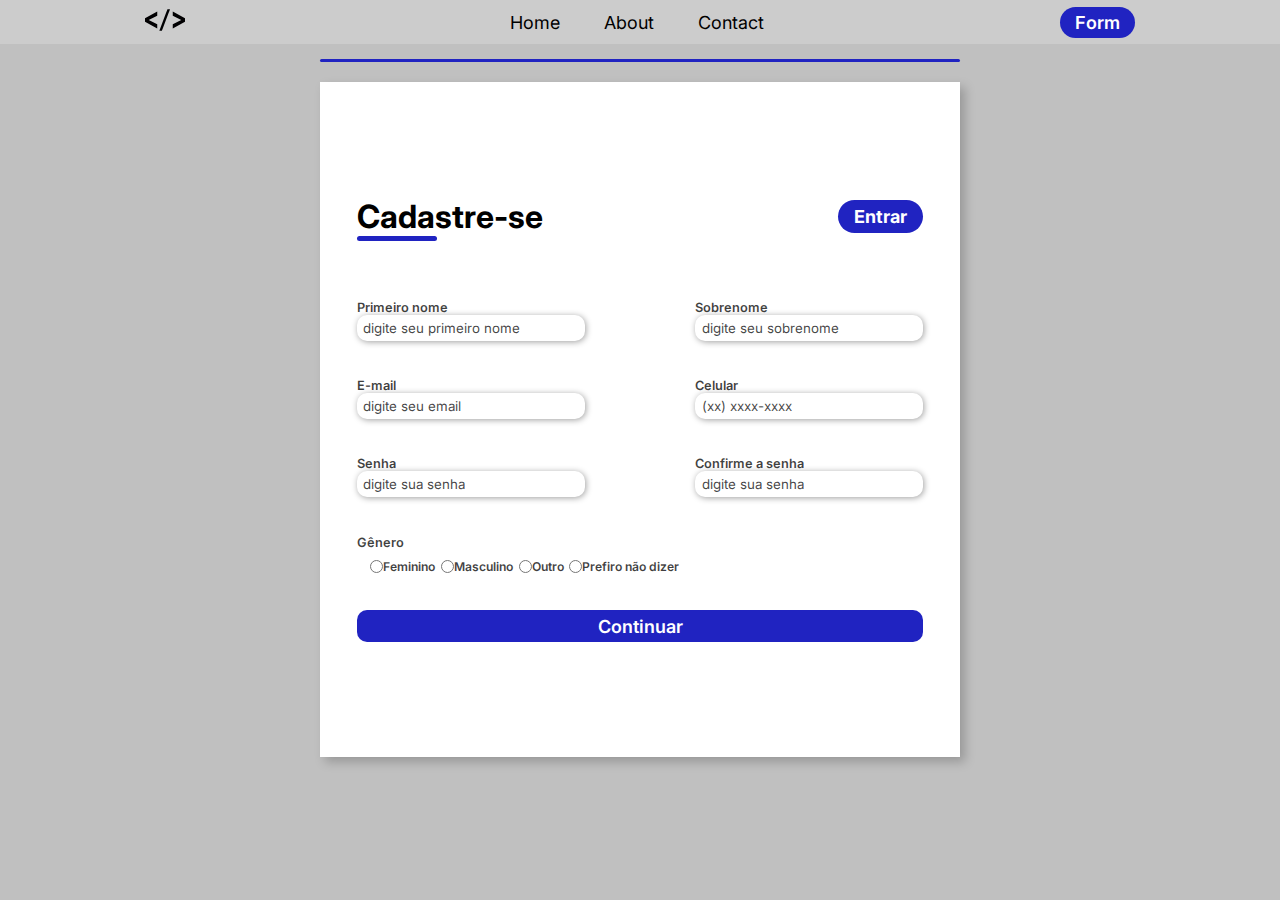
<file: index.html>
<!DOCTYPE html>
<html lang="pt-br">
  <head>
    <meta charset="UTF-8" />
    <meta http-equiv="X-UA-Compatible" content="IE=edge" />
    <meta name="viewport" content="width=device-width, initial-scale=1.0" />
    <title>Formulário</title>
    <link rel="stylesheet" href="Assets/css/style.css" />
  </head>

  
  <body>
    <header>
      <div id="image_header">
        <img src="Assets/img/header_logo.svg" alt="" />
      </div>
      <ul>
      <li>
        <a target="_blank" href=#>
          Home
        </a>
      </li>
      <li>
        <a
          target="_blank"
          href="https://www.linkedin.com/in/gustanascimento18/"
          >
          About
        </a>
      </li>
      <li>
        <a target="_blank" href="mailto:gustanascimento18@gmail.com"> Contact </a>
      </li>
    </ul>
    </div>
    <div class="header-button">
      <button><a href="https://github.com/gustanascimento18/form-design">Form</a></button>
    </div>
    </header>
    <div id="divisor"></div>
    <div class="container">
      <div class="form_image">
        <img src="Assets/img/undraw_modern.svg" />
      </div>
      <div class="form">
        <form action="#">
          <div class="form-header">
            <div class="title">
              <h1>Cadastre-se</h1>
            </div>
            <div class="login-button">
              <button><a href="#">Entrar</a></button>
            </div>
          </div>

          <div class="input-group">
            <div class="input-box">
              <label for="firstname">Primeiro nome</label>
              <input
                id="firstname"
                type="text"
                name="firstname"
                placeholder="digite seu primeiro nome"
                required
              />
            </div>

            <div class="input-box">
              <label for="lastname">Sobrenome</label>
              <input
                id="lastname"
                type="text"
                name="lastname"
                placeholder="digite seu sobrenome"
                required
              />
            </div>

            <div class="input-box">
              <label for="email">E-mail</label>
              <input
                id="email"
                type="email"
                name="email"
                placeholder="digite seu email"
                required
              />
            </div>

            <div class="input-box">
              <label for="number">Celular</label>
              <input
                id="number"
                type="tel"
                name="number"
                placeholder="(xx) xxxx-xxxx"
                required
              />
            </div>

            <div class="input-box">
              <label for="password">Senha</label>
              <input
                id="password"
                type="password"
                name="password"
                placeholder="digite sua senha"
                required
              />
            </div>

            <div class="input-box">
              <label for="password">Confirme a senha</label>
              <input
                id="password"
                type="password"
                name="Confirmpassword"
                placeholder="digite sua senha"
                required
              />
            </div>

            <div class="gender-title">
              <h6>Gênero</h6>
            <div class="gender-group">
              <div class="gender-input">
                <input type="radio" id="female" name="gender" />
                <label for="female">Feminino</label>
              </div>

              <div class="gender-input">
                <input type="radio" id="male" name="gender" />
                <label for="male">Masculino</label>
              </div>

              <div class="gender-input">
                <input type="radio" id="others" name="gender" />
                <label for="others">Outro</label>
              </div>

              <div class="gender-input">
                <input type="radio" id="none" name="gender" />
                <label for="none">Prefiro não dizer</label>
              </div>
            </div>
            </div>
          </div>

          <div class="continue-button">
            <button><a href="#">Continuar</a></button>
          </div>
        </form>
      </div>

  </body>
</html>
</file>
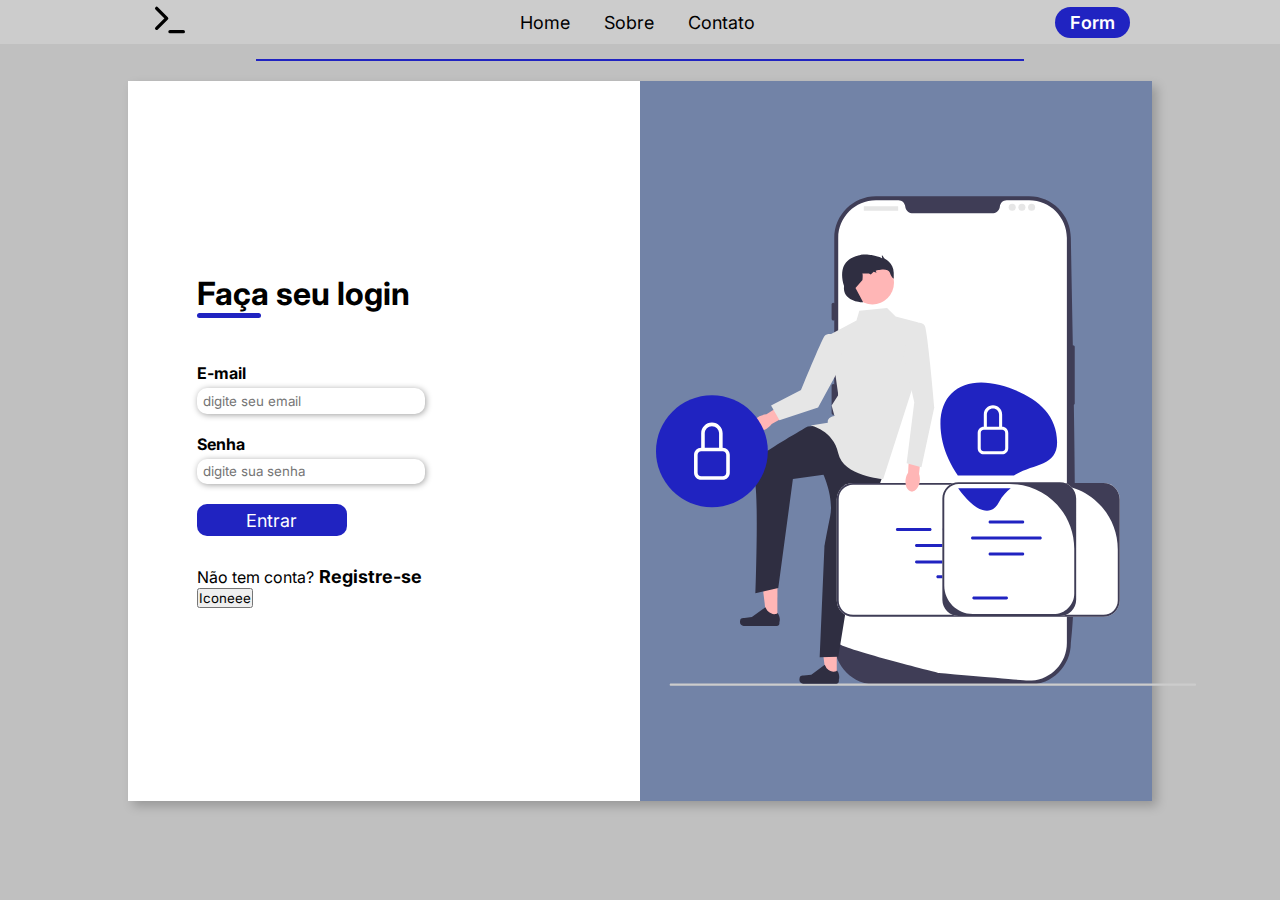
<file: sign-in/signIndex.html>
<!DOCTYPE html>
<html lang="pt-br">
  <head>
    <meta charset="UTF-8" />
    <meta http-equiv="X-UA-Compatible" content="IE=edge" />
    <meta name="viewport" content="width=device-width, initial-scale=1.0" />
    <title>Entrar</title>
    <link rel="stylesheet" href="/sign-in/Assets/style-sign.css" />
  </head>

  <body>
    <header>
      <div id="image_header">
        <img src="../Assets/img/terminal-svgrepo-com.svg" alt="" />
      </div>
      <ul>
      <li>
        <a target="_blank" href=#>
          Home
        </a>
      </li>
      <li>
        <a
          target="_blank"
          href="https://www.linkedin.com/in/gustanascimento18/"
          >
          Sobre
        </a>
      </li>
      <li>
        <a target="_blank" href="mailto:gustanascimento18@gmail.com"> Contato </a>
      </li>
    </ul>
    </div>
    <div class="header-button">
      <button><a href="https://github.com/gustanascimento18/form-design">Form</a></button>
    </div>
    </header>

    <div id="divisor"></div>

      <div class="form">
        <form action="#">
          <h1 class="title-login">Faça seu login</h1>


          <div class="login-form"> 

            <div class="input-box">
              <label for="email">E-mail</label>
              <input
                id="email"
                type="email"
                name="email"
                placeholder="digite seu email"
                required
              />
            </div>

            <div class="input-box">
              <label for="password">Senha</label>
              <input
                id="password"
                type="password"
                name="password"
                placeholder="digite sua senha"
                required
              />
            </div>

              <button class="button-login">Entrar</button>

              <p> Não tem conta?<a href="/index.html"> 
              <strong>Registre-se</strong></a>
              </p>

            <div class="login-with">

              <button>Iconeee</button>
            </div>
          </div>
        </form>
        <div class="login-image">
          <img src="Assets/img-login.svg" />
        </div>
      </div>
      
    </body>
    </html>
</file>
<file: Assets/css/style.css>
@import url('https://fonts.googleapis.com/css2?family=DM+Sans:wght@400;500;700&family=Inter:wght@100;200;300;600&family=Oswald:wght@300;400;600&family=Roboto:wght@100;300;400;700&display=swap');

*{
  padding: 0;
  margin: 0;
  box-sizing: border-box;
  font-family: 'inter', sans-serif;
}

body{
  width: 100%;
  height: 100vh;
  display: block;
  justify-content: center;
  align-items: center;
  background:#C0C0C0 ;
}

a{
  text-decoration: none;
  color: #000;
  font-size: large;
}

/* ---------------header---------------- */
#image_header img {
  width: 40px;
  height: 40px;
  object-fit: fill;
}

header{
  display: flex;
  justify-content: space-around;
  align-items: center;
  background: rgba(255, 255, 255, 0.189);
  margin-bottom: 5px;
}


/* ul{
  display: flex;
} */

ul li{
  display: inline-block;
  padding: 5px;
  margin-left: 30px;
  transition: 100ms;
  text-decoration: none;
  list-style: none;
}

ul li a:hover{
  color: #7283a7;;
  transition: 200ms;
}

.header-button button{
  padding: 5px 15px;
  border: none;
  background: linear-gradient(to right, #3a3939 50%, #2023c1 50%);
  background-size: 200% 100%;
  background-position: right bottom;
  font-weight: 600;
  cursor: pointer;
  transition: all 300ms ease-out;
  text-align:center;
  border-radius: 20px;
  display:block;
  align-items:center;
  margin: 0 auto;
}

.header-button a {
  color: #fff
}

.header-button button:hover{
  background-position: left bottom;
  align-content: space-between;;
}

#divisor{
  content: '';
  display:block;
  width: 50%;
  height: 0.2rem;
  background-color: #2023c1;
  margin: auto;
  margin-top: 15px;
  justify-items: center;
  border-radius: 10px;
  font-size: normal;
}

/* ----------------container--------------------- */
.container{
  width: 80%;
  height: 80vh;
  display: flex;
  box-shadow: 5px 5px 10px rgba(0,0,0, .212);
  justify-content: center;
  align-items: center;
  position: relative;
  margin-left: auto;
  margin-right: auto;
  margin-top: 20px;
  background-color: #fff;
}

.form_image{
  width: 50%;
  height: 100%;
  display: flex;
  justify-content: center;
  align-items: center;
  background-color: #7283a7;
  padding: 1rem;
}

.form_image img{
  width: 31rem;
}

.form{
  width: 50%;
  display: flex;
  justify-content: center;
  align-items: center;
  flex-direction: column;
  padding: 2.3rem;
}

.form-header{
  margin-bottom: 3rem;
  display: flex;
  justify-content: space-between;
}

.login-button{
  display: flex;
  align-items: center;
  color: #fff;
}

.login-button button{
  border: none;
  background-color: #2023c1;
  padding: 0.4rem 1rem;
  cursor: pointer;
  border-radius: 25px;
  color: #fff;
  transition: 300ms;
  margin-left: 80px;
}

.login-button button:hover{
  border: none;
  background-color: #3a3939;
  padding: 0.4rem 1rem;
  cursor: pointer;
  border-radius: 20px;
  transition: 300ms;
}

.login-button a{
  color: #fff;
  font-weight: bold;
  transition: 300ms;

}

.form-header h1::after{
  content: '';
  display:block;
  width: 5rem;
  height: 0.3rem;
  background-color: #2023c1;
  margin: 0 auto;
  position: absolute;
  border-radius: 10px;
  font-size: normal;
} 

.input-group{
  display: flex;
  flex-wrap: wrap;
  justify-content: space-between;
  padding: 1rem 0;
}

.input-box{
  display: flex;
  flex-direction: column;
  margin-bottom: 1.1rem;
}

.input-box input{
  padding: 0.3rem 0.4rem;
  margin-bottom: 20px;
  border: none;
  border-radius: 10px;
  box-shadow: 1px 1px 6px #00000060;
}

.input-box input:hover{
  background-color: #eeeeee75;
}

.input-box input:focus-visible{
  outline: #2023c1;
}

.input-box label,
.gender-title h6{
  font-size: 0.80rem;
  font-weight: 600;
  color: #000000c0;
}

.input-box input::placeholder{
  color: #000000be;
}

.gender-group{
  display: flex;
  justify-content: space-between;
  margin-top: 0.62rem;
  padding: 0 0.5rem;
}

.gender-input{
  display: flex;
  align-items: center;
  font-size: 0.76rem;
  font-weight: 600;
  color: #000000c0;
}

.gender-input input{
  margin-left: 0.35rem;
}

.continue-button button{
  width: 100%;
  height: 2rem;
  margin-top: 20px;
  border-radius: 10px;
  background-color: #2023c1;
  border: none;
  cursor: pointer;
  transition: 400ms;
}

.continue-button button:hover{
  width: 100%;
  height: 2rem;
  border-radius: 25px;
  background-color: rgb(34, 34, 34);
  border: none;
  cursor: pointer;
  transition: 400ms;
}
.continue-button a{
  color: #fff;
  font-weight: 600;
}

/* -------------RESPOSIVIDADE------------- */
@media screen and (max-width: 1330px) {
  .form_image {
      display: none;
  }
  .container {
      width: 50%;
      height: 75%;
  }
  .form {
      width: 100%;
      height: auto;
  }
}

@media screen and (max-width: 1064px) {
  #image_header img {
    display: none;
  }

  .container {
      width: 90%;
      height: 75%;
  }
  .input-group {
      flex-direction: column;
      z-index: 5;
      padding-right: 5rem;
      max-height: 10rem;
      overflow-y: scroll;
      flex-wrap: nowrap;
      height: 75%;
  }

  .gender-inputs {
      margin-top: 2rem;
  }
  .gender-group {
      flex-direction: column;
  }
  .gender-title h6 {
      margin: 0;
  }
  .gender-input {
      margin-top: 0.5rem;
  }
}
</file>
<file: sign-in/Assets/style-sign.css>
@import url('https://fonts.googleapis.com/css2?family=DM+Sans:wght@400;500;700&family=Inter:wght@100;200;300;600&family=Oswald:wght@300;400;600&family=Roboto:wght@100;300;400;700&display=swap');

*{
  padding: 0;
  margin: 0;
  box-sizing: border-box;
  font-family: 'inter', sans-serif;
}

a{
  text-decoration: none;
  color: black;
  font-size: large;
}

body{
  width: 100%;
  height: 100vh;
  display: block;
  justify-content: center;
  align-items: center;
  background:#C0C0C0 ;
}

/* ------------------- */

#image_header img {
  width: 40px;
  height: 40px;
  object-fit: fill;
}

header{
  display: flex;
  justify-content: space-around;
  align-items: center;
  background: rgba(255, 255, 255, 0.189);
  margin-bottom: 5px;
}

ul li{
  list-style: none;
  display: inline-block;
  cursor: pointer;
  margin-left: 30px;
}

ul li a:hover{
  color: #7283a7;
  transition: 200ms;
}
.header-button button{
  padding: 5px 15px;
  border: none;
  background: linear-gradient(to right, #3a3939 50%, #2023c1 50%);
  background-size: 200% 100%;
  background-position: right bottom;
  font-weight: 600;
  cursor: pointer;
  transition: all 300ms ease-out;
  text-align:center;
  border-radius: 20px;
  display:block;
  align-items:center;
  margin: 0 auto;
}

.header-button a{
  color: #fff;
}

.header-button button:hover{
  background-position: left bottom;
  align-content: space-between;;
}

#divisor{
  margin: 0 auto;
  margin-top: 15px;
  border: 1px solid #2023c1;
  width: 60%;
}
/* -------------------------- */

.input-box label h6{
  font-size: 0.80rem;
  color: #000000c0;
}

.form{
  width: 80%;
  height: 80vh;
  display: flex;
  box-shadow: 5px 5px 10px rgba(0,0,0, .212);
  justify-content: center;
  align-items: center;
  position: relative;
  margin-left: auto;
  margin-right: auto;
  margin-top: 20px;
  background-color: #fff;
}
.form form{
width: 50%;
justify-content: center;
align-items: center;
flex-direction: column;
padding: 2.3rem;
margin:0 2rem 0 2rem;
}

.login-image{
  width: 50%;
  height: 100%;
  background-color: #7283a7;
  padding: 1rem;
  display:flex;
}

.login-image img{
  width: 60vh;
  margin: 40px 0 40px 0;
}


 h1{
  padding-bottom: 50px;
 }

.input-box input{
  padding: 0.3rem 0.4rem;
  margin-bottom: 20px;
  border: none;
  border-radius: 10px;
  box-shadow: 1px 1px 6px #00000060;
}


.login-form{
  display: block;
}

label{
  display: block;
  font-weight: bold;
  margin-bottom: 5px;
}

.register strong{
  font-size: 20px;
}

.button-login{
  margin-bottom: 30px;
  width: 150px;
  font: bold 20px;
  height: 2rem;
  border-radius: 10px;
  background-color: #2023c1;
  border: none;
  cursor: pointer;
  transition: 400ms;
  color: #fff;
  font-size: large;
  font-weight:400 ;
}

.button-login:hover{
  border-radius: 20px;
}

.button-login a{
  color: #fff;
  font-weight: 600;
  font: bold;
}

 .login-with img{
  display: inline;
  justify-content: center;
  align-items: center;
  width: 0.75cm;
  height: 0.75cm;
  transition: 300ms;
}

h1::after{
  content: '';
  display:block;
  width: 4rem;
  height: 0.3rem;
  background-color: #2023c1;
  margin: 0 auto;
  position: absolute;
  border-radius: 10px;
  font-size: normal;
}
</file>
